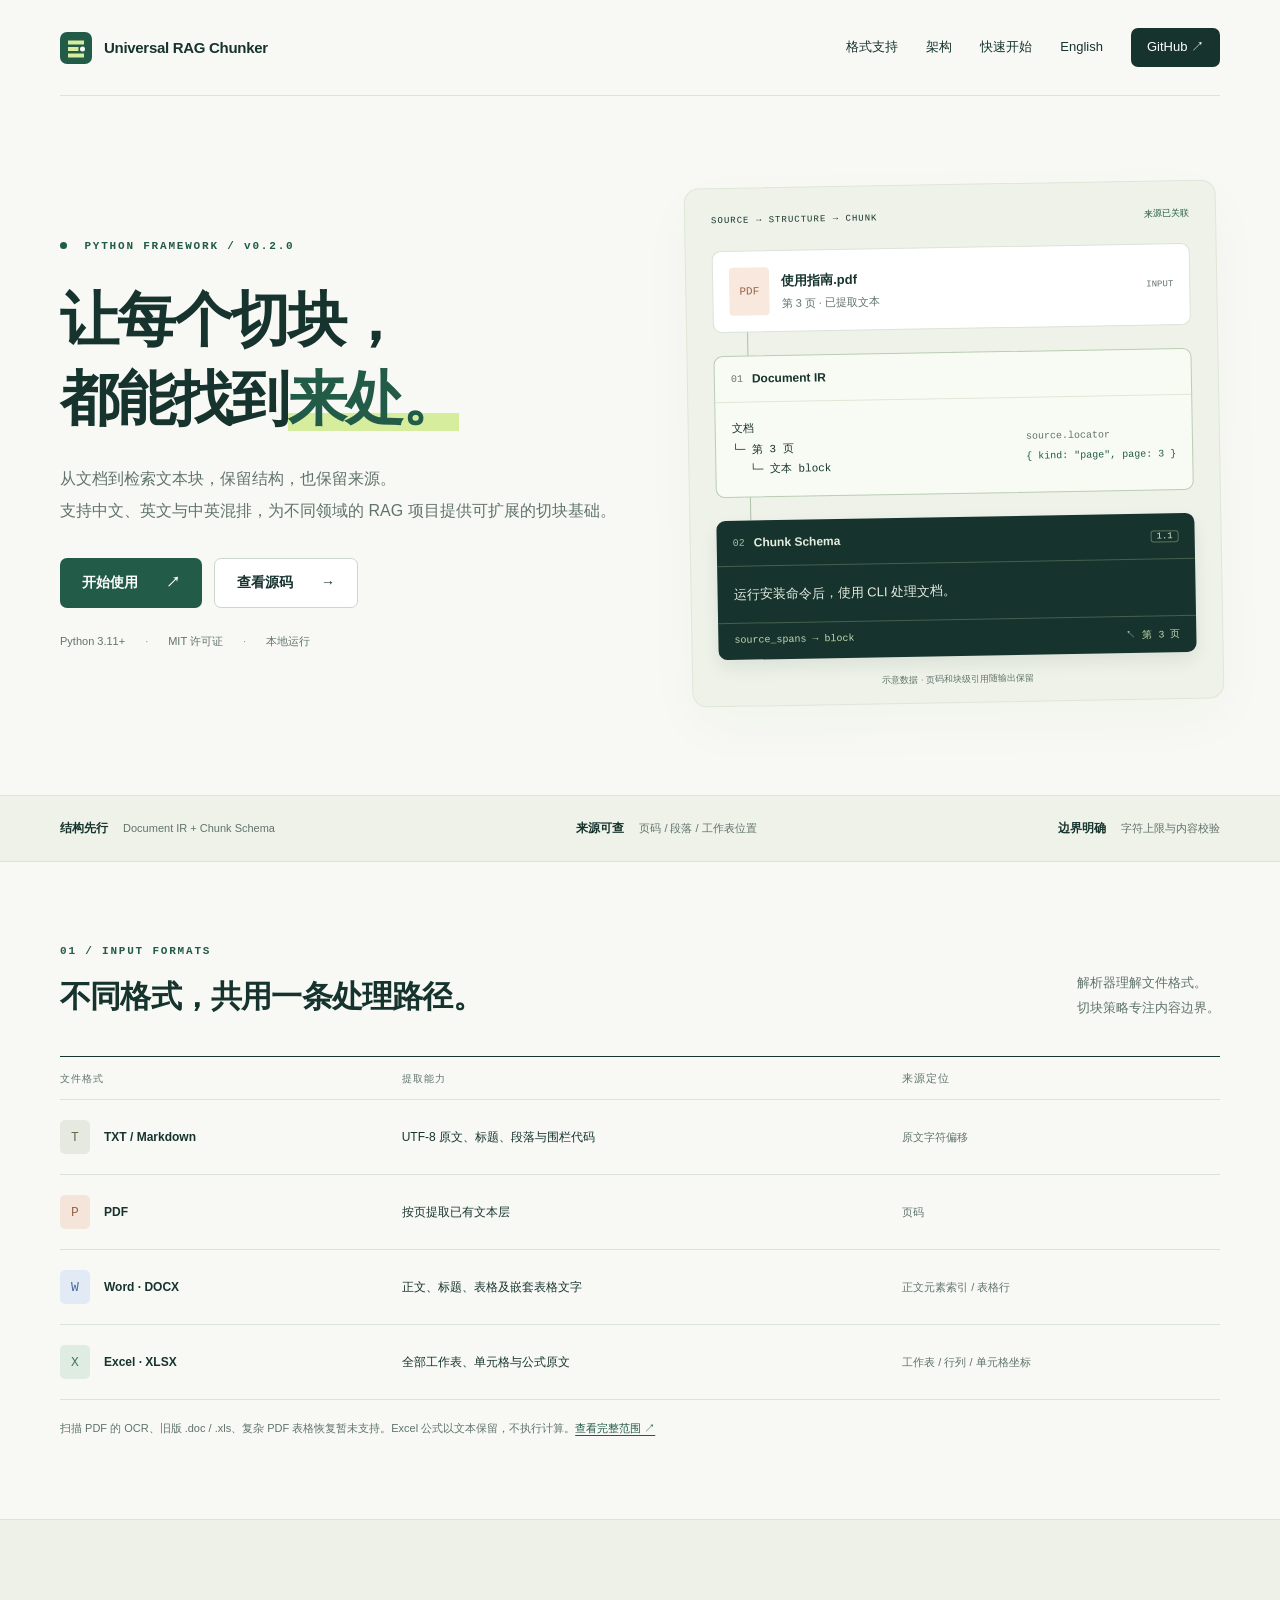
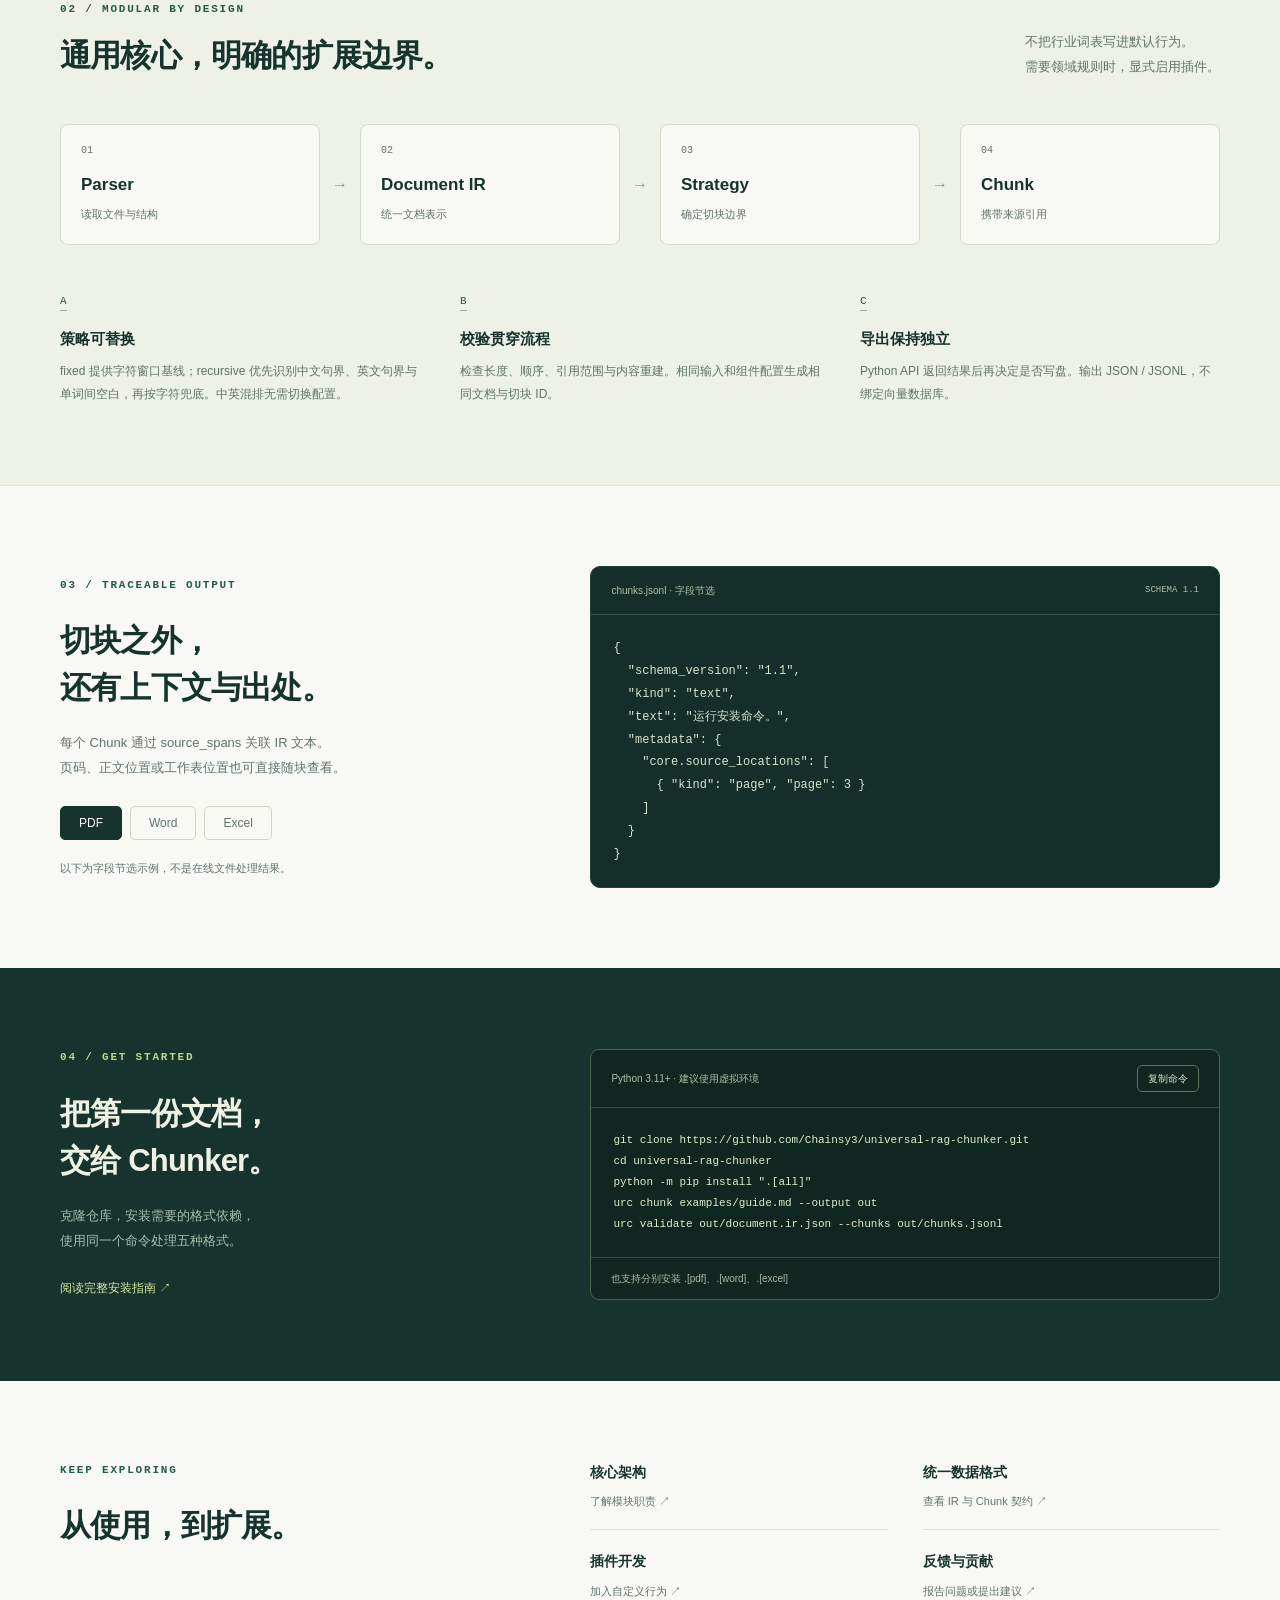
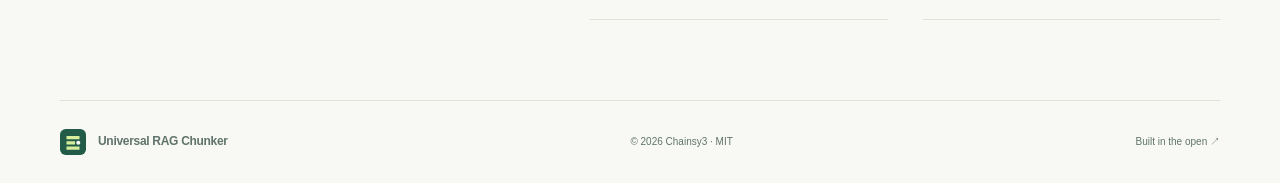
<file: site/index.html>
<!doctype html>
<html lang="zh-CN">
<head>
  <meta charset="utf-8">
  <meta name="viewport" content="width=device-width,initial-scale=1">
  <meta name="description" content="Universal RAG Chunker：将 TXT、Markdown、PDF、Word 和 Excel 转为可追溯、可验证的检索文本块。模块化 Python 框架，MIT 开源。">
  <meta name="theme-color" content="#132b27">
  <meta property="og:title" content="Universal RAG Chunker · 每个切块都有来处">
  <meta property="og:description" content="五种文件格式，两层数据模型，一条可追溯的 RAG 文档处理路径。">
  <meta property="og:type" content="website">
  <title>Universal RAG Chunker · 每个切块都有来处</title>
  <link rel="alternate" hreflang="zh-CN" href="https://chainsy3.github.io/universal-rag-chunker/">
  <link rel="alternate" hreflang="en" href="https://chainsy3.github.io/universal-rag-chunker/en.html">
  <link rel="icon" href="icon.svg" type="image/svg+xml">
  <link rel="stylesheet" href="styles.css">
  <script src="app.js" defer></script>
</head>
<body>
<a class="skip" href="#main">跳至正文</a>
<header class="header wrap">
  <a class="brand" href="#" aria-label="Universal RAG Chunker 首页"><img src="icon.svg" alt="" width="32" height="32"><span>Universal RAG <strong>Chunker</strong></span></a>
  <nav aria-label="主导航"><a href="#formats">格式支持</a><a href="#architecture">架构</a><a href="#start">快速开始</a><a href="en.html" lang="en" hreflang="en">English</a><a class="nav-github" href="https://github.com/Chainsy3/universal-rag-chunker">GitHub ↗</a></nav>
</header>
<main id="main">
  <section class="hero wrap">
    <div class="hero-copy">
      <p class="eyebrow"><span class="dot"></span> PYTHON FRAMEWORK / v0.2.0</p>
      <h1>让每个切块，<br>都能找到<span>来处。</span></h1>
      <p class="lead">从文档到检索文本块，保留结构，也保留来源。<br>支持中文、英文与中英混排，为不同领域的 RAG 项目提供可扩展的切块基础。</p>
      <div class="actions"><a class="button primary" href="#start">开始使用 <span>↗</span></a><a class="button secondary" href="https://github.com/Chainsy3/universal-rag-chunker">查看源码 <span>→</span></a></div>
      <div class="hero-meta"><span>Python 3.11+</span><span>MIT 许可证</span><span>本地运行</span></div>
    </div>
    <div class="hero-visual" aria-label="文档结构和切块来源示意">
      <div class="visual-top"><span class="mono">SOURCE → STRUCTURE → CHUNK</span><span class="status">来源已关联</span></div>
      <div class="document-card"><div class="doc-icon">PDF</div><div><strong>使用指南.pdf</strong><span>第 3 页 · 已提取文本</span></div><span class="file-label">INPUT</span></div>
      <div class="connector-line"></div>
      <div class="ir-card"><div class="card-label"><span>01</span> Document IR</div><div class="ir-body"><div class="tree"><span>文档</span><span>└─ 第 3 页</span><span>　 └─ 文本 block</span></div><div class="locator"><span>source.locator</span><code>{ kind: "page", page: 3 }</code></div></div></div>
      <div class="connector-line"></div>
      <div class="chunk-card"><div class="card-label"><span>02</span> Chunk Schema <span class="mini-badge">1.1</span></div><p>运行安装命令后，使用 CLI 处理文档。</p><div class="chunk-footer"><span>source_spans → block</span><span>↖ 第 3 页</span></div></div>
      <p class="visual-note">示意数据 · 页码和块级引用随输出保留</p>
    </div>
  </section>
  <div class="principles"><div class="wrap principles-inner"><span><b>结构先行</b> Document IR + Chunk Schema</span><span><b>来源可查</b> 页码 / 段落 / 工作表位置</span><span><b>边界明确</b> 字符上限与内容校验</span></div></div>

  <section class="section wrap" id="formats">
    <div class="section-heading"><div><p class="eyebrow">01 / INPUT FORMATS</p><h2>不同格式，共用一条处理路径。</h2></div><p>解析器理解文件格式。<br>切块策略专注内容边界。</p></div>
    <div class="format-table" role="table" aria-label="支持格式">
      <div class="format-row table-head" role="row"><span role="columnheader">文件格式</span><span role="columnheader">提取能力</span><span role="columnheader">来源定位</span></div>
      <div class="format-row" role="row"><span role="cell"><b class="format-icon text-icon">T</b><strong>TXT / Markdown</strong></span><span role="cell">UTF-8 原文、标题、段落与围栏代码</span><span role="cell">原文字符偏移</span></div>
      <div class="format-row" role="row"><span role="cell"><b class="format-icon pdf-icon">P</b><strong>PDF</strong></span><span role="cell">按页提取已有文本层</span><span role="cell">页码</span></div>
      <div class="format-row" role="row"><span role="cell"><b class="format-icon word-icon">W</b><strong>Word · DOCX</strong></span><span role="cell">正文、标题、表格及嵌套表格文字</span><span role="cell">正文元素索引 / 表格行</span></div>
      <div class="format-row" role="row"><span role="cell"><b class="format-icon excel-icon">X</b><strong>Excel · XLSX</strong></span><span role="cell">全部工作表、单元格与公式原文</span><span role="cell">工作表 / 行列 / 单元格坐标</span></div>
    </div>
    <p class="note">扫描 PDF 的 OCR、旧版 .doc / .xls、复杂 PDF 表格恢复暂未支持。Excel 公式以文本保留，不执行计算。<a href="https://github.com/Chainsy3/universal-rag-chunker/blob/main/docs/formats.cn.md">查看完整范围 ↗</a></p>
  </section>

  <section class="architecture" id="architecture"><div class="section wrap">
    <div class="section-heading"><div><p class="eyebrow">02 / MODULAR BY DESIGN</p><h2>通用核心，明确的扩展边界。</h2></div><p>不把行业词表写进默认行为。<br>需要领域规则时，显式启用插件。</p></div>
    <div class="pipeline" aria-label="处理流程"><div><small>01</small><b>Parser</b><span>读取文件与结构</span></div><i aria-hidden="true">→</i><div><small>02</small><b>Document IR</b><span>统一文档表示</span></div><i aria-hidden="true">→</i><div><small>03</small><b>Strategy</b><span>确定切块边界</span></div><i aria-hidden="true">→</i><div><small>04</small><b>Chunk</b><span>携带来源引用</span></div></div>
    <div class="architecture-notes"><article><span class="detail-number">A</span><h3>策略可替换</h3><p>fixed 提供字符窗口基线；recursive 优先识别中文句界、英文句界与单词间空白，再按字符兜底。中英混排无需切换配置。</p></article><article><span class="detail-number">B</span><h3>校验贯穿流程</h3><p>检查长度、顺序、引用范围与内容重建。相同输入和组件配置生成相同文档与切块 ID。</p></article><article><span class="detail-number">C</span><h3>导出保持独立</h3><p>Python API 返回结果后再决定是否写盘。输出 JSON / JSONL，不绑定向量数据库。</p></article></div>
  </div></section>

  <section class="section wrap examples" id="output">
    <div><p class="eyebrow">03 / TRACEABLE OUTPUT</p><h2>切块之外，<br>还有上下文与出处。</h2><p class="section-copy">每个 Chunk 通过 source_spans 关联 IR 文本。<br>页码、正文位置或工作表位置也可直接随块查看。</p><div class="example-tabs" role="group" aria-label="选择输出示例格式"><button class="active" type="button" data-example="pdf" aria-pressed="true">PDF</button><button type="button" data-example="word" aria-pressed="false">Word</button><button type="button" data-example="excel" aria-pressed="false">Excel</button></div><p class="note">以下为字段节选示例，不是在线文件处理结果。</p></div>
    <div class="code-panel"><div class="code-top"><span>chunks.jsonl · 字段节选</span><span class="mono">SCHEMA 1.1</span></div><pre tabindex="0"><code id="output-code">{
  "schema_version": "1.1",
  "kind": "text",
  "text": "运行安装命令。",
  "metadata": {
    "core.source_locations": [
      { "kind": "page", "page": 3 }
    ]
  }
}</code></pre></div>
  </section>

  <section class="start-section" id="start"><div class="section wrap start-grid"><div><p class="eyebrow">04 / GET STARTED</p><h2>把第一份文档，<br>交给 Chunker。</h2><p class="section-copy">克隆仓库，安装需要的格式依赖，<br>使用同一个命令处理五种格式。</p><a class="text-link" href="https://github.com/Chainsy3/universal-rag-chunker/blob/main/README.md">阅读完整安装指南 ↗</a></div><div class="install-panel"><div class="code-top"><span>Python 3.11+ · 建议使用虚拟环境</span><button type="button" id="copy-command">复制命令</button></div><pre tabindex="0"><code id="install-code">git clone https://github.com/Chainsy3/universal-rag-chunker.git
cd universal-rag-chunker
python -m pip install ".[all]"
urc chunk examples/guide.md --output out
urc validate out/document.ir.json --chunks out/chunks.jsonl</code></pre><p id="copy-status" role="status" aria-live="polite">也支持分别安装 .[pdf]、.[word]、.[excel]</p></div></div></section>

  <section class="section wrap docs-section" id="docs"><div><p class="eyebrow">KEEP EXPLORING</p><h2>从使用，到扩展。</h2></div><div class="doc-links"><a href="https://github.com/Chainsy3/universal-rag-chunker/blob/main/docs/architecture.cn.md"><span>核心架构</span><span>了解模块职责 ↗</span></a><a href="https://github.com/Chainsy3/universal-rag-chunker/blob/main/docs/data-model.cn.md"><span>统一数据格式</span><span>查看 IR 与 Chunk 契约 ↗</span></a><a href="https://github.com/Chainsy3/universal-rag-chunker/blob/main/docs/plugins.cn.md"><span>插件开发</span><span>加入自定义行为 ↗</span></a><a href="https://github.com/Chainsy3/universal-rag-chunker/issues"><span>反馈与贡献</span><span>报告问题或提出建议 ↗</span></a></div></section>
</main>
<footer class="wrap footer"><a class="brand" href="#"><img src="icon.svg" alt="" width="26" height="26"><span>Universal RAG Chunker</span></a><span>© 2026 Chainsy3 · MIT</span><a href="https://github.com/Chainsy3/universal-rag-chunker">Built in the open ↗</a></footer>
</body>
</html>
</file>
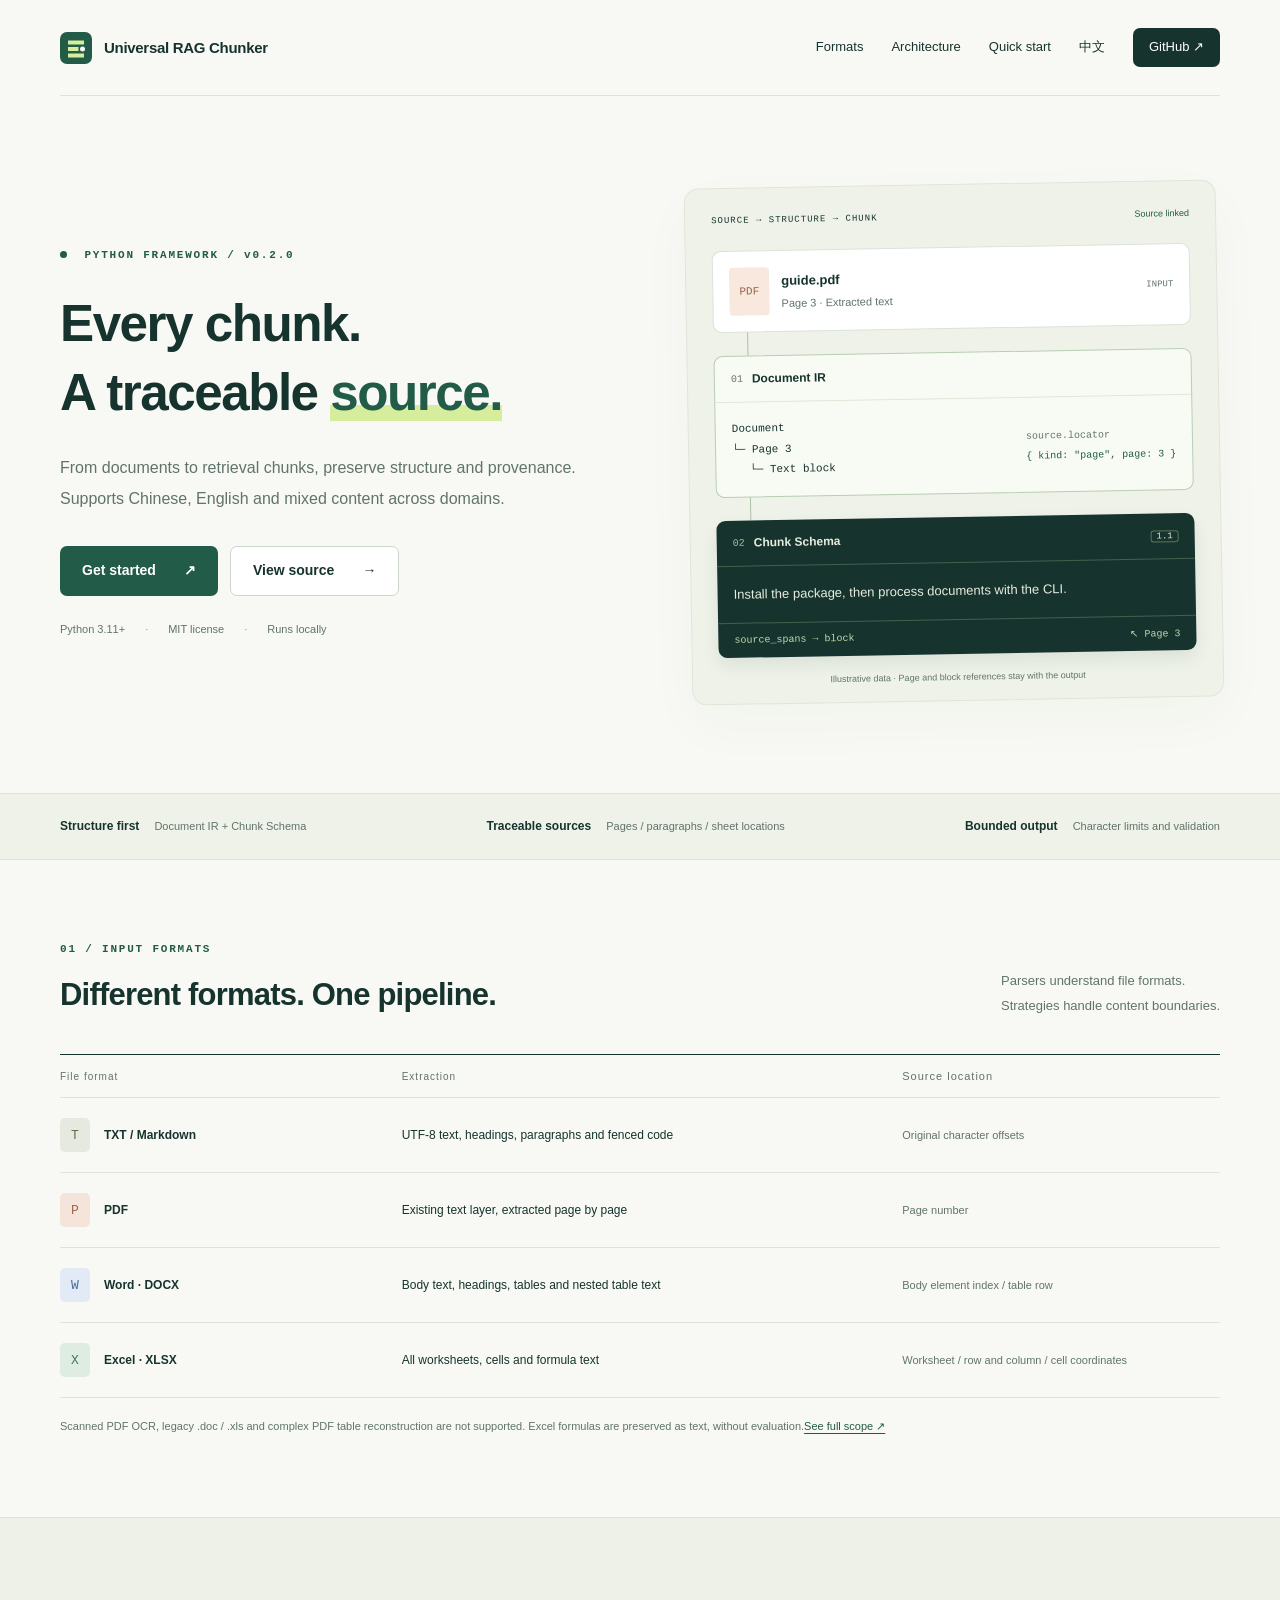
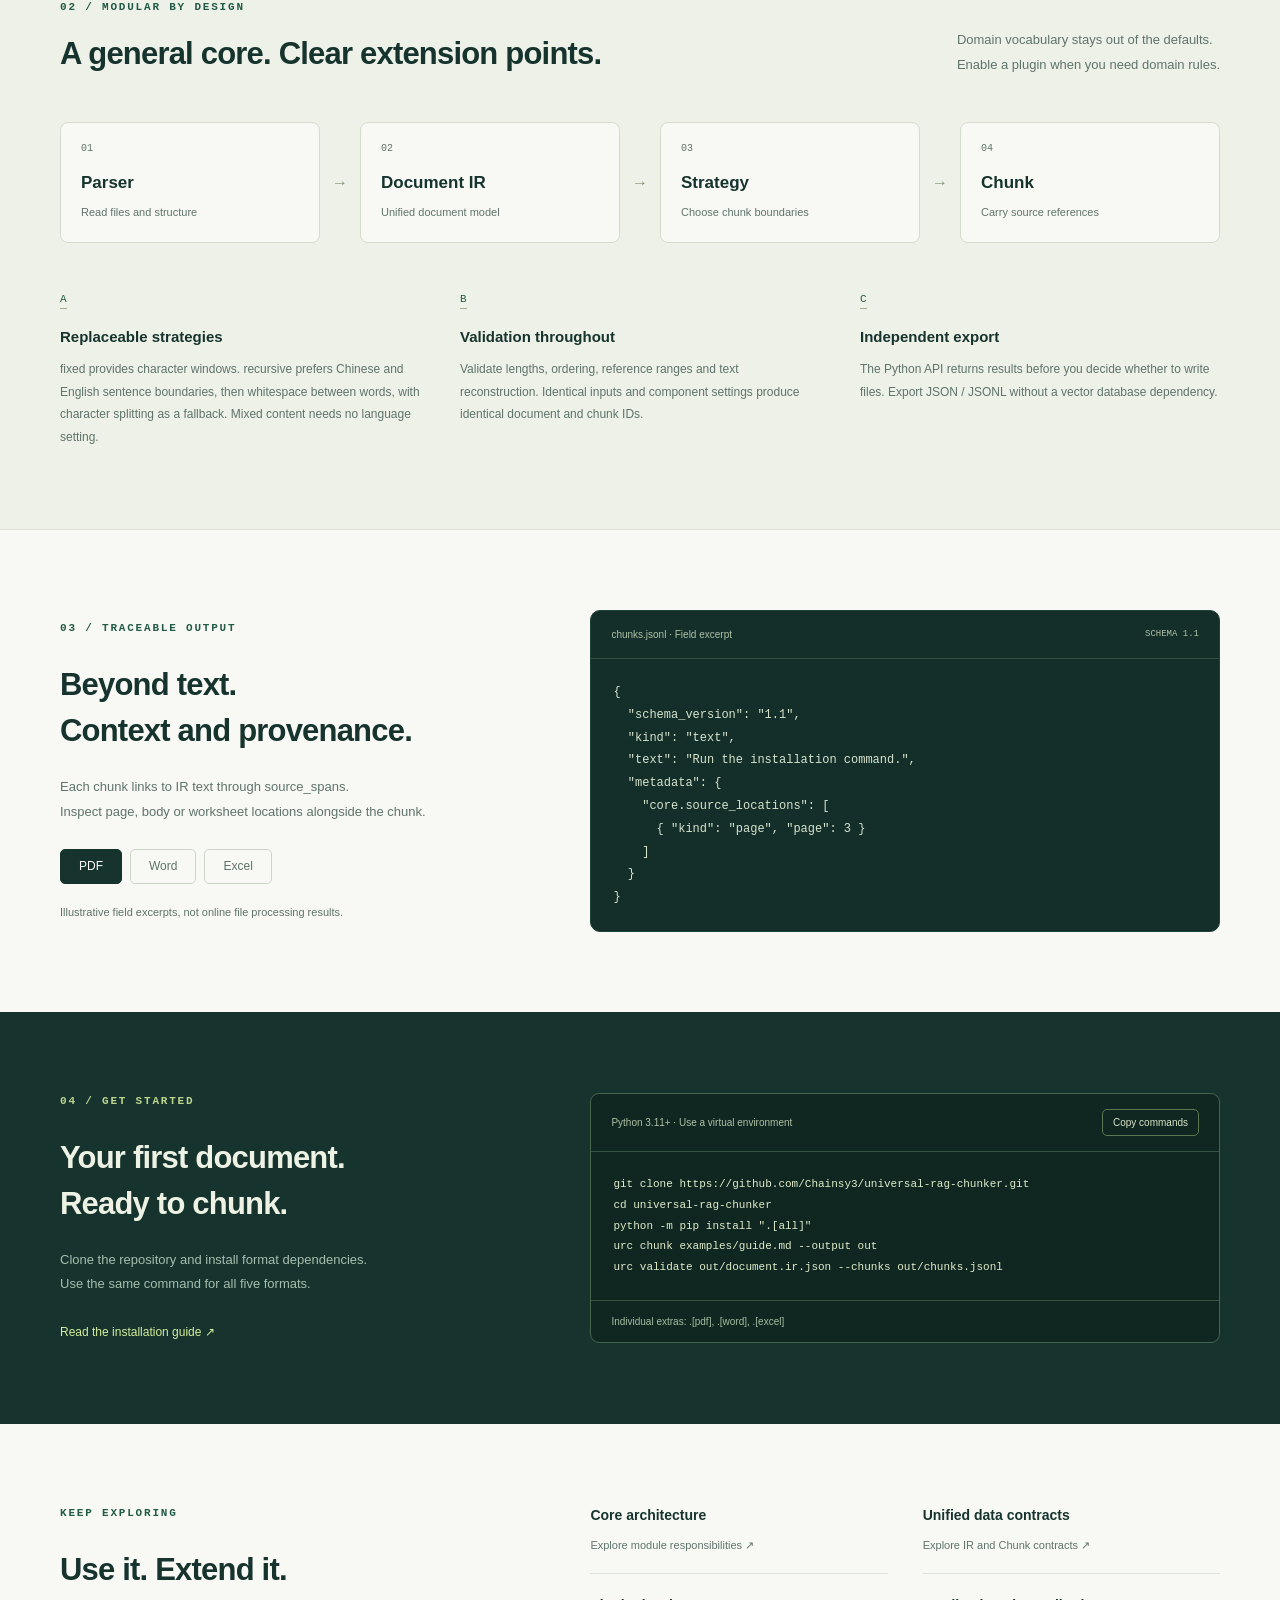
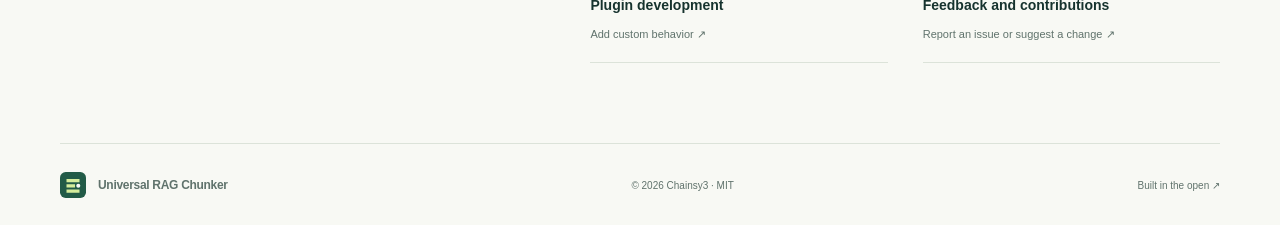
<file: site/en.html>
<!doctype html>
<html lang="en">
<head>
  <meta charset="utf-8">
  <meta name="viewport" content="width=device-width,initial-scale=1">
  <meta name="description" content="Universal RAG Chunker: traceable, validated chunks from TXT, Markdown, PDF, Word and Excel. A modular Python framework under MIT.">
  <meta name="theme-color" content="#132b27">
  <meta property="og:title" content="Universal RAG Chunker · Every chunk has a source">
  <meta property="og:description" content="Five file formats, two data layers, one traceable RAG document pipeline.">
  <meta property="og:type" content="website">
  <title>Universal RAG Chunker · Every chunk has a source</title>
  <link rel="alternate" hreflang="zh-CN" href="https://chainsy3.github.io/universal-rag-chunker/">
  <link rel="alternate" hreflang="en" href="https://chainsy3.github.io/universal-rag-chunker/en.html">
  <link rel="icon" href="icon.svg" type="image/svg+xml">
  <link rel="stylesheet" href="styles.css">
  <script src="app.js" defer></script>
</head>
<body>
<a class="skip" href="#main">Skip to content</a>
<header class="header wrap">
  <a class="brand" href="#" aria-label="Universal RAG Chunker home"><img src="icon.svg" alt="" width="32" height="32"><span>Universal RAG <strong>Chunker</strong></span></a>
  <nav aria-label="Main navigation"><a href="#formats">Formats</a><a href="#architecture">Architecture</a><a href="#start">Quick start</a><a href="index.html" lang="zh-CN" hreflang="zh-CN">中文</a><a class="nav-github" href="https://github.com/Chainsy3/universal-rag-chunker">GitHub ↗</a></nav>
</header>
<main id="main">
  <section class="hero wrap">
    <div class="hero-copy">
      <p class="eyebrow"><span class="dot"></span> PYTHON FRAMEWORK / v0.2.0</p>
      <h1>Every chunk.<br>A traceable <span>source.</span></h1>
      <p class="lead">From documents to retrieval chunks, preserve structure and provenance.<br>Supports Chinese, English and mixed content across domains.</p>
      <div class="actions"><a class="button primary" href="#start">Get started <span>↗</span></a><a class="button secondary" href="https://github.com/Chainsy3/universal-rag-chunker">View source <span>→</span></a></div>
      <div class="hero-meta"><span>Python 3.11+</span><span>MIT license</span><span>Runs locally</span></div>
    </div>
    <div class="hero-visual" aria-label="Document structure and chunk provenance illustration">
      <div class="visual-top"><span class="mono">SOURCE → STRUCTURE → CHUNK</span><span class="status">Source linked</span></div>
      <div class="document-card"><div class="doc-icon">PDF</div><div><strong>guide.pdf</strong><span>Page 3 · Extracted text</span></div><span class="file-label">INPUT</span></div>
      <div class="connector-line"></div>
      <div class="ir-card"><div class="card-label"><span>01</span> Document IR</div><div class="ir-body"><div class="tree"><span>Document</span><span>└─ Page 3</span><span>　 └─ Text block</span></div><div class="locator"><span>source.locator</span><code>{ kind: "page", page: 3 }</code></div></div></div>
      <div class="connector-line"></div>
      <div class="chunk-card"><div class="card-label"><span>02</span> Chunk Schema <span class="mini-badge">1.1</span></div><p>Install the package, then process documents with the CLI.</p><div class="chunk-footer"><span>source_spans → block</span><span>↖ Page 3</span></div></div>
      <p class="visual-note">Illustrative data · Page and block references stay with the output</p>
    </div>
  </section>
  <div class="principles"><div class="wrap principles-inner"><span><b>Structure first</b> Document IR + Chunk Schema</span><span><b>Traceable sources</b> Pages / paragraphs / sheet locations</span><span><b>Bounded output</b> Character limits and validation</span></div></div>

  <section class="section wrap" id="formats">
    <div class="section-heading"><div><p class="eyebrow">01 / INPUT FORMATS</p><h2>Different formats. One pipeline.</h2></div><p>Parsers understand file formats.<br>Strategies handle content boundaries.</p></div>
    <div class="format-table" role="table" aria-label="Supported formats">
      <div class="format-row table-head" role="row"><span role="columnheader">File format</span><span role="columnheader">Extraction</span><span role="columnheader">Source location</span></div>
      <div class="format-row" role="row"><span role="cell"><b class="format-icon text-icon">T</b><strong>TXT / Markdown</strong></span><span role="cell">UTF-8 text, headings, paragraphs and fenced code</span><span role="cell">Original character offsets</span></div>
      <div class="format-row" role="row"><span role="cell"><b class="format-icon pdf-icon">P</b><strong>PDF</strong></span><span role="cell">Existing text layer, extracted page by page</span><span role="cell">Page number</span></div>
      <div class="format-row" role="row"><span role="cell"><b class="format-icon word-icon">W</b><strong>Word · DOCX</strong></span><span role="cell">Body text, headings, tables and nested table text</span><span role="cell">Body element index / table row</span></div>
      <div class="format-row" role="row"><span role="cell"><b class="format-icon excel-icon">X</b><strong>Excel · XLSX</strong></span><span role="cell">All worksheets, cells and formula text</span><span role="cell">Worksheet / row and column / cell coordinates</span></div>
    </div>
    <p class="note">Scanned PDF OCR, legacy .doc / .xls and complex PDF table reconstruction are not supported. Excel formulas are preserved as text, without evaluation.<a href="https://github.com/Chainsy3/universal-rag-chunker/blob/main/docs/formats.en.md">See full scope ↗</a></p>
  </section>

  <section class="architecture" id="architecture"><div class="section wrap">
    <div class="section-heading"><div><p class="eyebrow">02 / MODULAR BY DESIGN</p><h2>A general core. Clear extension points.</h2></div><p>Domain vocabulary stays out of the defaults.<br>Enable a plugin when you need domain rules.</p></div>
    <div class="pipeline" aria-label="Processing pipeline"><div><small>01</small><b>Parser</b><span>Read files and structure</span></div><i aria-hidden="true">→</i><div><small>02</small><b>Document IR</b><span>Unified document model</span></div><i aria-hidden="true">→</i><div><small>03</small><b>Strategy</b><span>Choose chunk boundaries</span></div><i aria-hidden="true">→</i><div><small>04</small><b>Chunk</b><span>Carry source references</span></div></div>
    <div class="architecture-notes"><article><span class="detail-number">A</span><h3>Replaceable strategies</h3><p>fixed provides character windows. recursive prefers Chinese and English sentence boundaries, then whitespace between words, with character splitting as a fallback. Mixed content needs no language setting.</p></article><article><span class="detail-number">B</span><h3>Validation throughout</h3><p>Validate lengths, ordering, reference ranges and text reconstruction. Identical inputs and component settings produce identical document and chunk IDs.</p></article><article><span class="detail-number">C</span><h3>Independent export</h3><p>The Python API returns results before you decide whether to write files. Export JSON / JSONL without a vector database dependency.</p></article></div>
  </div></section>

  <section class="section wrap examples" id="output">
    <div><p class="eyebrow">03 / TRACEABLE OUTPUT</p><h2>Beyond text.<br>Context and provenance.</h2><p class="section-copy">Each chunk links to IR text through source_spans.<br>Inspect page, body or worksheet locations alongside the chunk.</p><div class="example-tabs" role="group" aria-label="Choose an output format example"><button class="active" type="button" data-example="pdf" aria-pressed="true">PDF</button><button type="button" data-example="word" aria-pressed="false">Word</button><button type="button" data-example="excel" aria-pressed="false">Excel</button></div><p class="note">Illustrative field excerpts, not online file processing results.</p></div>
    <div class="code-panel"><div class="code-top"><span>chunks.jsonl · Field excerpt</span><span class="mono">SCHEMA 1.1</span></div><pre tabindex="0"><code id="output-code">{
  "schema_version": "1.1",
  "kind": "text",
  "text": "Run the installation command.",
  "metadata": {
    "core.source_locations": [
      { "kind": "page", "page": 3 }
    ]
  }
}</code></pre></div>
  </section>

  <section class="start-section" id="start"><div class="section wrap start-grid"><div><p class="eyebrow">04 / GET STARTED</p><h2>Your first document.<br>Ready to chunk.</h2><p class="section-copy">Clone the repository and install format dependencies.<br>Use the same command for all five formats.</p><a class="text-link" href="https://github.com/Chainsy3/universal-rag-chunker/blob/main/README.en.md">Read the installation guide ↗</a></div><div class="install-panel"><div class="code-top"><span>Python 3.11+ · Use a virtual environment</span><button type="button" id="copy-command">Copy commands</button></div><pre tabindex="0"><code id="install-code">git clone https://github.com/Chainsy3/universal-rag-chunker.git
cd universal-rag-chunker
python -m pip install ".[all]"
urc chunk examples/guide.md --output out
urc validate out/document.ir.json --chunks out/chunks.jsonl</code></pre><p id="copy-status" role="status" aria-live="polite">Individual extras: .[pdf], .[word], .[excel]</p></div></div></section>

  <section class="section wrap docs-section" id="docs"><div><p class="eyebrow">KEEP EXPLORING</p><h2>Use it. Extend it.</h2></div><div class="doc-links"><a href="https://github.com/Chainsy3/universal-rag-chunker/blob/main/docs/architecture.en.md"><span>Core architecture</span><span>Explore module responsibilities ↗</span></a><a href="https://github.com/Chainsy3/universal-rag-chunker/blob/main/docs/data-model.en.md"><span>Unified data contracts</span><span>Explore IR and Chunk contracts ↗</span></a><a href="https://github.com/Chainsy3/universal-rag-chunker/blob/main/docs/plugins.en.md"><span>Plugin development</span><span>Add custom behavior ↗</span></a><a href="https://github.com/Chainsy3/universal-rag-chunker/issues"><span>Feedback and contributions</span><span>Report an issue or suggest a change ↗</span></a></div></section>
</main>
<footer class="wrap footer"><a class="brand" href="#"><img src="icon.svg" alt="" width="26" height="26"><span>Universal RAG Chunker</span></a><span>© 2026 Chainsy3 · MIT</span><a href="https://github.com/Chainsy3/universal-rag-chunker">Built in the open ↗</a></footer>
</body>
</html>
</file>
<file: site/styles.css>
:root{--ink:#16332e;--muted:#60736c;--green:#225b47;--lime:#d5ed9c;--line:#dce3d9;--paper:#f8f9f4;--mono:Consolas,"SFMono-Regular",monospace}*{box-sizing:border-box}html{scroll-behavior:smooth;scroll-padding-top:30px}body{margin:0;background:var(--paper);color:var(--ink);font-family:Inter,"Segoe UI","Microsoft YaHei",sans-serif;line-height:1.7;-webkit-font-smoothing:antialiased}a{color:inherit;text-decoration:none}a:hover{text-decoration:underline;text-underline-offset:5px}button{font:inherit;cursor:pointer}button:focus-visible,a:focus-visible,pre:focus-visible{outline:3px solid #839d29;outline-offset:5px}.wrap{width:min(1160px,calc(100% - 64px));margin-inline:auto}.skip{position:absolute;top:-80px;left:20px;background:white;padding:12px;z-index:10}.skip:focus{top:8px}.header{display:flex;align-items:center;justify-content:space-between;gap:20px;min-height:96px;border-bottom:1px solid var(--line)}.brand{display:flex;align-items:center;gap:12px;font-size:15px;font-weight:600;letter-spacing:-.3px}.brand strong{font-weight:800}.header nav{display:flex;align-items:center;gap:28px;font-size:13px}.nav-github{background:var(--ink);color:white;padding:8px 16px;border-radius:7px}.hero{display:grid;grid-template-columns:1.06fr 1fr;gap:64px;padding-block:88px 92px;align-items:center}.eyebrow{font-family:var(--mono);font-size:11px;letter-spacing:1.8px;font-weight:600;margin:0 0 24px;color:var(--green)}.dot{display:inline-block;width:7px;height:7px;border-radius:50%;background:var(--green);margin-right:9px}h1{font-size:clamp(38px,4.6vw,60px);line-height:1.35;letter-spacing:-2px;margin:0 0 25px;font-weight:800}h1 span{color:var(--green);background:linear-gradient(transparent 72%,var(--lime) 72%)}.lead{font-size:16px;line-height:1.95;color:var(--muted);margin:0 0 32px}.actions{display:flex;gap:12px}.button{display:inline-flex;align-items:center;justify-content:center;gap:28px;padding:12px 22px;border-radius:7px;font-size:14px;font-weight:600}.primary{background:var(--green);color:white}.secondary{border:1px solid #ccd6cb;background:white}.hero-meta{display:flex;gap:20px;margin-top:24px;font-size:11px;color:var(--muted)}.hero-meta span+span:before{content:"·";margin-right:20px;color:#8fa28e}.hero-visual{position:relative;background:#eef2e8;border:1px solid #dfe6d8;border-radius:15px;padding:25px 26px 15px;box-shadow:0 20px 55px #17362c08;transform:rotate(-1deg)}.visual-top{display:flex;justify-content:space-between;align-items:center;font-size:9px;letter-spacing:1px;margin-bottom:22px}.mono{font-family:var(--mono)}.status{color:var(--green);letter-spacing:0}.document-card{display:flex;align-items:center;gap:12px;background:#fff;border:1px solid var(--line);border-radius:9px;padding:16px}.doc-icon{display:flex;align-items:center;justify-content:center;background:#f8e8de;color:#996249;width:40px;height:48px;border-radius:4px;font:11px var(--mono)}.document-card strong{display:block;font-size:13px}.document-card div>span{display:block;font-size:11px;color:var(--muted);margin-top:2px}.file-label{font:9px var(--mono);margin-left:auto;color:var(--muted)}.connector-line{height:23px;width:1px;margin-left:34px;background:#afc0a9}.ir-card{border:1px solid #bacdb5;border-radius:9px;background:#f8fbf3}.card-label{display:flex;align-items:center;gap:9px;font-size:12px;font-weight:650;padding:12px 16px;border-bottom:1px solid #dfe7d7}.card-label>span:first-child{font:10px var(--mono);color:var(--muted)}.ir-body{display:flex;justify-content:space-between;gap:15px;padding:16px}.tree{display:flex;flex-direction:column;font:11px/1.9 var(--mono)}.locator{display:flex;flex-direction:column;justify-content:center;gap:6px;font-size:10px}.locator>span{color:var(--muted);font-family:var(--mono)}.locator code{font:10px var(--mono);color:var(--green)}.chunk-card{background:var(--ink);color:#e6eddf;border-radius:9px;box-shadow:0 8px 18px #16332e14}.chunk-card .card-label{border-bottom:1px solid #45604f}.chunk-card .card-label>span:first-child{color:#a7c3a0}.mini-badge{font:9px var(--mono);margin-left:auto;border:1px solid #607457;padding:0 5px;border-radius:3px}.chunk-card p{font-size:13px;padding:0 16px;margin:17px 0}.chunk-footer{display:flex;justify-content:space-between;padding:11px 16px;font:10px var(--mono);color:#c3d9ac;border-top:1px solid #45604f}.visual-note{text-align:center;font-size:9px;color:var(--muted);margin:16px 0 0}.principles{border-block:1px solid var(--line);background:#eff2e9}.principles-inner{display:flex;justify-content:space-between;padding-block:22px;gap:20px;font-size:11px;color:var(--muted)}.principles b{font-size:12px;margin-right:12px;color:var(--ink)}.section{padding-block:80px}.section-heading{display:flex;justify-content:space-between;align-items:flex-end;gap:40px;margin-bottom:35px}.section-heading .eyebrow{margin-bottom:14px}h2{font-size:31px;line-height:1.5;letter-spacing:-.8px;margin:0;font-weight:750}.section-heading>p,.section-copy{font-size:13px;color:var(--muted);line-height:1.9;margin:0}.format-table{border-top:1px solid var(--ink)}.format-row{display:grid;grid-template-columns:1fr 1.5fr 1fr;gap:24px;padding:20px 0;align-items:center;border-bottom:1px solid var(--line);font-size:12px}.table-head{padding:12px 0;font-size:10px;color:var(--muted);letter-spacing:1px}.format-row>span:first-child{display:flex;align-items:center;gap:14px}.format-row>span:nth-child(3){color:var(--muted);font-size:11px}.format-icon{display:inline-grid;place-items:center;width:30px;height:34px;font:13px var(--mono);border-radius:5px}.text-icon{background:#e5e9df;color:#5c6e4a}.pdf-icon{background:#f4e4d9;color:#9a654b}.word-icon{background:#e2eaf5;color:#4a6b9c}.excel-icon{background:#dfece2;color:#47785b}.note{font-size:11px;color:var(--muted);margin:18px 0 0;line-height:1.9}.note a{color:var(--green);text-decoration:underline;text-underline-offset:3px}.architecture{background:#edf1e7;border-block:1px solid var(--line)}.pipeline{display:flex;align-items:center;justify-content:space-between;margin-top:45px;gap:12px}.pipeline>div{background:var(--paper);border:1px solid #d4ddcd;border-radius:8px;padding:20px;width:23%;display:flex;flex-direction:column;gap:5px}.pipeline small{font:10px var(--mono);color:var(--muted);margin-bottom:10px}.pipeline b{font-size:17px;font-weight:650}.pipeline span{font-size:11px;color:var(--muted)}.pipeline i{font-style:normal;color:#859776}.architecture-notes{display:grid;grid-template-columns:repeat(3,1fr);gap:40px;margin-top:40px}.detail-number{font:11px var(--mono);color:var(--green);border-bottom:1px solid #9cb38b;padding-bottom:3px}h3{font-size:15px;margin:14px 0 8px}.architecture-notes p{font-size:12px;color:var(--muted);margin:0;line-height:1.9}.examples{display:grid;grid-template-columns:.85fr 1.15fr;gap:65px;align-items:center}.examples .section-copy,.start-grid .section-copy{margin-top:20px}.example-tabs{display:flex;gap:8px;margin-top:25px}.example-tabs button{background:transparent;border:1px solid #ccd6c6;padding:6px 18px;border-radius:5px;color:var(--muted);font-size:12px}.example-tabs .active{background:var(--ink);border-color:var(--ink);color:white}.code-panel{background:#142e29;color:#d6e4ce;border:1px solid #1d4238;border-radius:10px;overflow:hidden}.code-top{display:flex;align-items:center;justify-content:space-between;gap:16px;padding:15px 20px;border-bottom:1px solid #345144;font-size:10px;color:#afc2a7}.code-top .mono{font-size:9px}.code-panel pre,.install-panel pre{padding:22px;margin:0;overflow:auto;font:12px/1.9 var(--mono);tab-size:2}.start-section{background:var(--ink);color:#edf2e4}.start-grid{display:grid;grid-template-columns:.85fr 1.15fr;gap:65px;align-items:center}.start-grid .eyebrow{color:#bed58f}.start-grid .section-copy{color:#a7beae}.text-link{display:inline-block;margin-top:25px;font-size:12px;color:#d5ed9c}.install-panel{border:1px solid #47644f;border-radius:9px;min-width:0;background:#102620}.install-panel pre{font-size:11px;color:#e0edcc}.code-top button{background:transparent;color:#d9e7c9;border:1px solid #5c7652;border-radius:5px;padding:4px 10px;font-size:10px}.install-panel>p{font-size:10px;color:#a6bda4;padding:12px 20px;margin:0;border-top:1px solid #345144}.docs-section{display:grid;grid-template-columns:.85fr 1.15fr;gap:65px}.doc-links{display:grid;grid-template-columns:1fr 1fr;gap:20px 35px}.doc-links a{display:flex;flex-direction:column;border-bottom:1px solid var(--line);padding-bottom:18px;gap:8px}.doc-links a>span:first-child{font-size:14px;font-weight:600}.doc-links a>span:last-child{font-size:11px;color:var(--muted)}.footer{display:flex;justify-content:space-between;align-items:center;gap:20px;padding-block:28px;border-top:1px solid var(--line);font-size:10px;color:var(--muted)}.footer .brand{font-size:12px}
@media(min-width:1500px){.hero{padding-block:110px}}@media(max-width:950px){.hero{gap:30px;padding-block:60px}h1{font-size:42px}.lead{font-size:14px}.hero-visual{padding:20px 16px}.locator code{font-size:9px}.wrap{width:calc(100% - 40px)}.header nav{gap:16px}.principles-inner{flex-wrap:wrap;justify-content:flex-start;gap:12px 26px}.section{padding-block:60px}h2{font-size:27px}.examples,.start-grid,.docs-section{gap:35px}.architecture-notes{gap:25px}.pipeline>div{padding:16px}.pipeline b{font-size:15px}}
@media(max-width:700px){.header{min-height:88px;align-items:flex-start;padding-block:18px;flex-wrap:wrap}.brand{font-size:13px}.header nav{gap:20px;font-size:11px;width:100%;justify-content:space-between}.nav-github{padding:4px 10px}.hero{grid-template-columns:1fr;gap:40px;padding-block:45px 55px}.hero-copy{max-width:500px}h1{font-size:43px}.eyebrow{font-size:10px;margin-bottom:18px}.lead{font-size:14px}.hero-visual{transform:none;max-width:500px;width:100%;padding:24px}.ir-body{justify-content:space-between}.locator code{font-size:11px}.principles-inner{flex-direction:column;gap:8px;padding-block:18px}.section-heading{align-items:flex-start;flex-direction:column;gap:16px;margin-bottom:25px}.section-heading>p br{display:none}h2{font-size:26px}.format-row{grid-template-columns:1fr 1.2fr;gap:9px 16px;padding:18px 0}.format-row>span:nth-child(3){grid-column:2;font-size:10px}.format-row.table-head>span:nth-child(3){display:none}.format-row>span:first-child{gap:9px;font-size:11px}.format-row>span:nth-child(2){font-size:11px}.pipeline{display:grid;grid-template-columns:1fr 1fr;gap:12px;margin-top:30px}.pipeline>div{width:100%}.pipeline i{display:none}.architecture-notes{grid-template-columns:1fr;gap:22px;margin-top:30px}.architecture-notes h3{display:inline-block;margin-left:10px}.architecture-notes p{margin-top:5px}.examples,.start-grid,.docs-section{grid-template-columns:1fr;gap:30px}.section{padding-block:50px}.code-panel pre{font-size:11px}.install-panel pre{font-size:10px;padding:18px}.docs-section .eyebrow{margin-bottom:12px}.footer{flex-wrap:wrap;gap:15px}.footer .brand{width:100%}.note{font-size:10px}}
@media(prefers-reduced-motion:reduce){html{scroll-behavior:auto}}

.header nav{flex-wrap:wrap}html[lang="en"] h1{font-size:clamp(34px,4vw,54px);letter-spacing:-1.5px}html[lang="en"] .pipeline span{overflow-wrap:anywhere}
</file>
